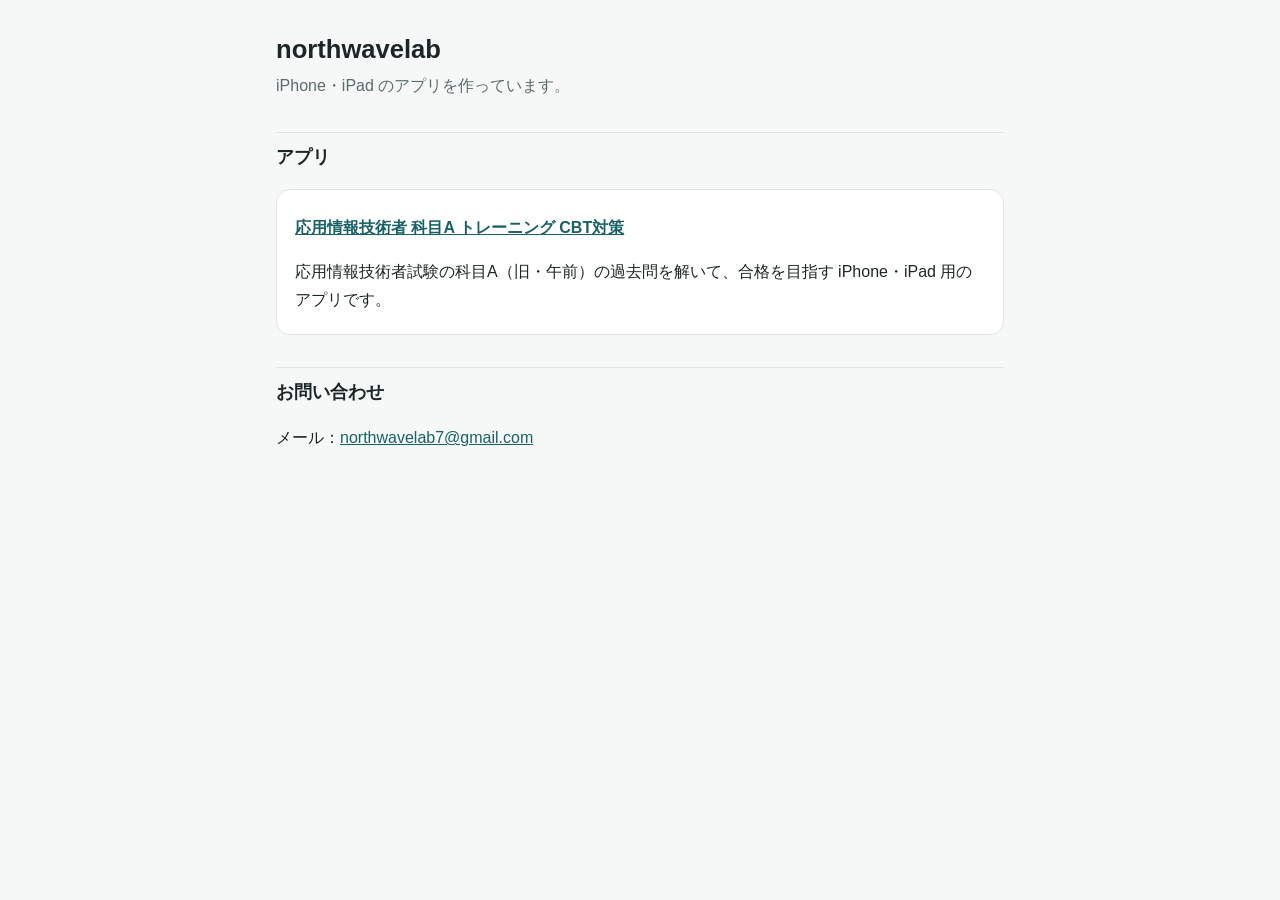
<file: index.html>
<!doctype html>
<html lang="ja">
<head>
<meta charset="utf-8">
<meta name="viewport" content="width=device-width, initial-scale=1">
<title>northwavelab</title>
<meta name="description" content="northwavelab が作っている iPhone・iPad のアプリです。">
<link rel="stylesheet" href="ap-exam/style.css">
</head>
<body>
<main>
<h1>northwavelab</h1>
<p class="lead">iPhone・iPad のアプリを作っています。</p>

<h2>アプリ</h2>
<div class="card">
<h3><a href="ap-exam/">応用情報技術者 科目A トレーニング CBT対策</a></h3>
<p>応用情報技術者試験の科目A（旧・午前）の過去問を解いて、合格を目指す iPhone・iPad 用のアプリです。</p>
</div>

<h2>お問い合わせ</h2>
<p>メール：<a href="mailto:northwavelab7@gmail.com">northwavelab7@gmail.com</a></p>
</main>
</body>
</html>
</file>
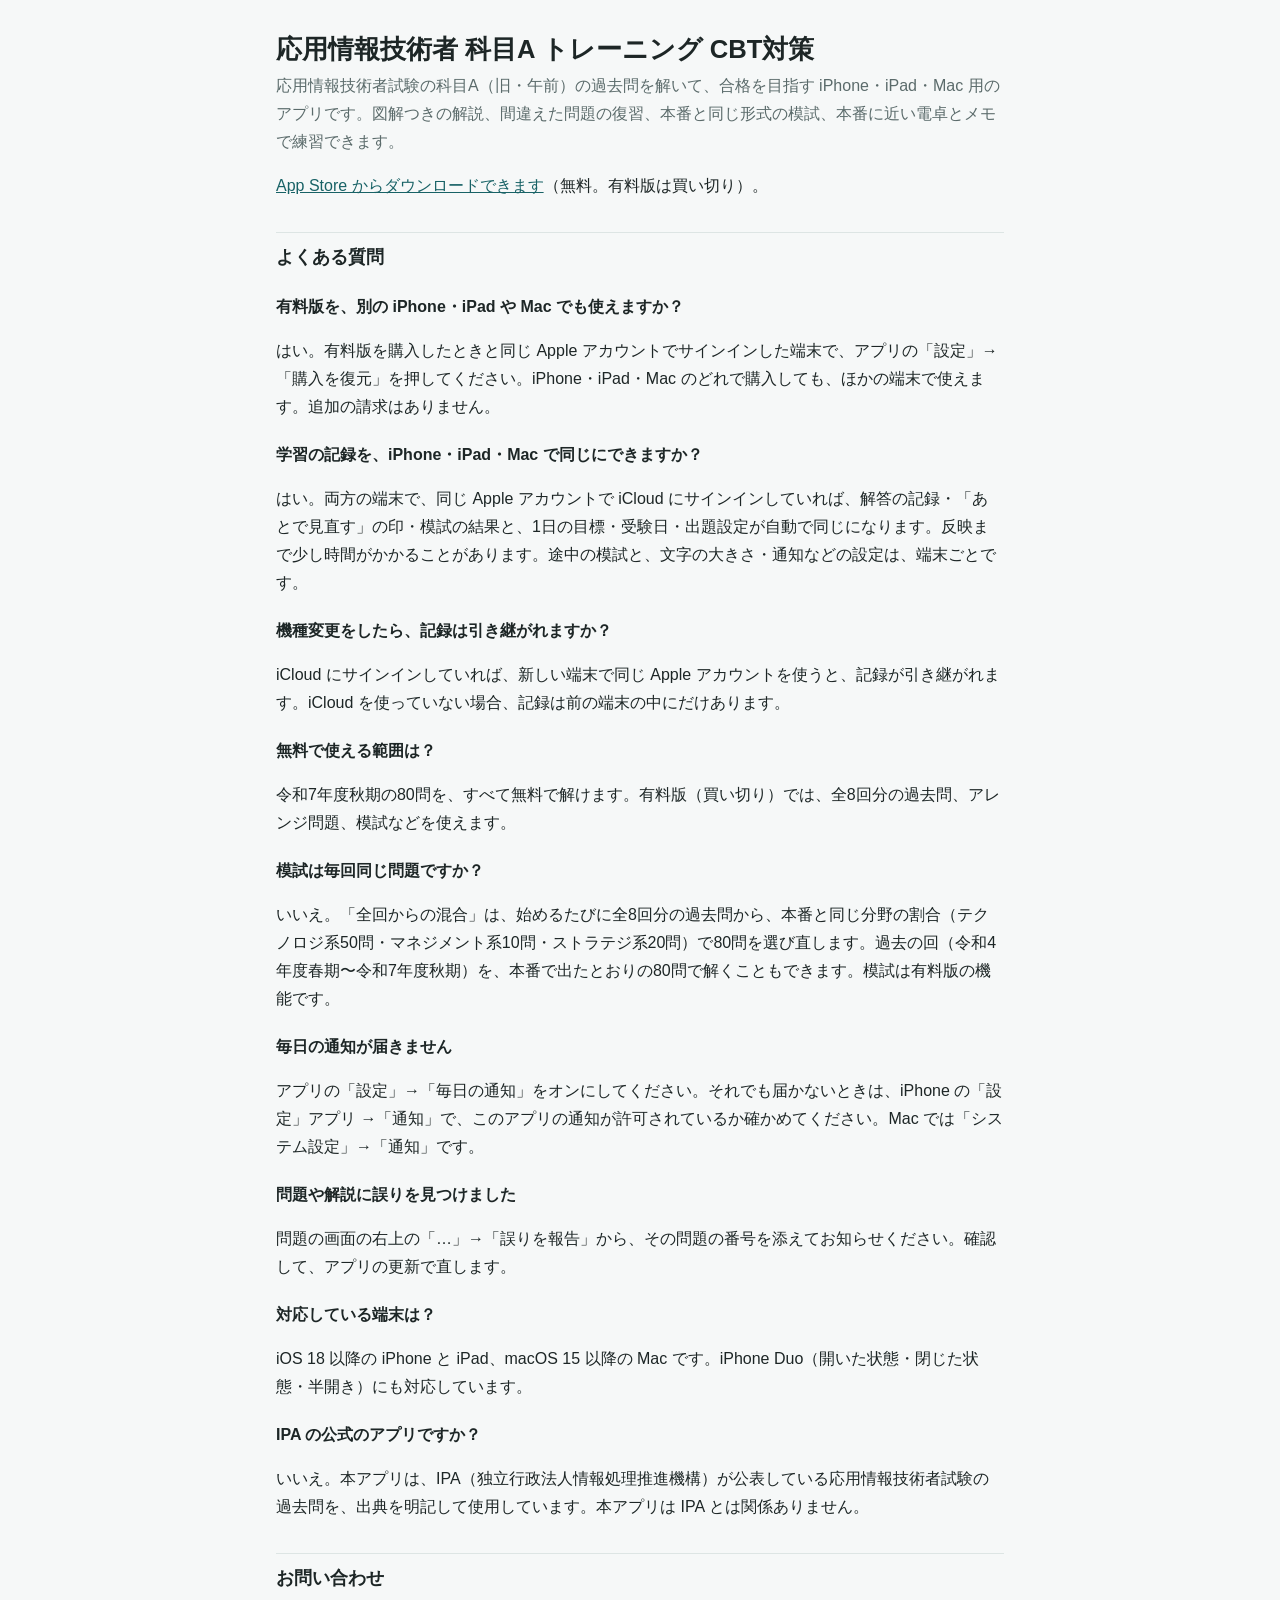
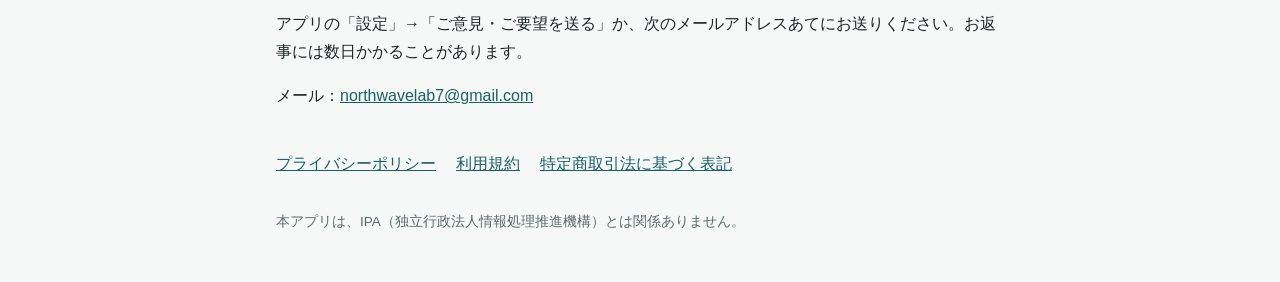
<file: ap-exam/index.html>
<!doctype html>
<html lang="ja">
<head>
<meta charset="utf-8">
<meta name="viewport" content="width=device-width, initial-scale=1">
<title>サポート｜応用情報技術者 科目A トレーニング</title>
<meta name="description" content="iPhone・iPad・Mac 用のアプリ「応用情報技術者 科目A トレーニング CBT対策」のサポートページです。">
<link rel="stylesheet" href="style.css">
</head>
<body>
<main>
<h1>応用情報技術者 科目A トレーニング CBT対策</h1>
<p class="lead">応用情報技術者試験の科目A（旧・午前）の過去問を解いて、合格を目指す iPhone・iPad・Mac 用のアプリです。図解つきの解説、間違えた問題の復習、本番と同じ形式の模試、本番に近い電卓とメモで練習できます。</p>
<p><a href="https://apps.apple.com/jp/app/id6825204591">App Store からダウンロードできます</a>（無料。有料版は買い切り）。</p>

<h2>よくある質問</h2>

<h3>有料版を、別の iPhone・iPad や Mac でも使えますか？</h3>
<p>はい。有料版を購入したときと同じ Apple アカウントでサインインした端末で、アプリの「設定」→「購入を復元」を押してください。iPhone・iPad・Mac のどれで購入しても、ほかの端末で使えます。追加の請求はありません。</p>

<h3>学習の記録を、iPhone・iPad・Mac で同じにできますか？</h3>
<p>はい。両方の端末で、同じ Apple アカウントで iCloud にサインインしていれば、解答の記録・「あとで見直す」の印・模試の結果と、1日の目標・受験日・出題設定が自動で同じになります。反映まで少し時間がかかることがあります。途中の模試と、文字の大きさ・通知などの設定は、端末ごとです。</p>

<h3>機種変更をしたら、記録は引き継がれますか？</h3>
<p>iCloud にサインインしていれば、新しい端末で同じ Apple アカウントを使うと、記録が引き継がれます。iCloud を使っていない場合、記録は前の端末の中にだけあります。</p>

<h3>無料で使える範囲は？</h3>
<p>令和7年度秋期の80問を、すべて無料で解けます。有料版（買い切り）では、全8回分の過去問、アレンジ問題、模試などを使えます。</p>

<h3>模試は毎回同じ問題ですか？</h3>
<p>いいえ。「全回からの混合」は、始めるたびに全8回分の過去問から、本番と同じ分野の割合（テクノロジ系50問・マネジメント系10問・ストラテジ系20問）で80問を選び直します。過去の回（令和4年度春期〜令和7年度秋期）を、本番で出たとおりの80問で解くこともできます。模試は有料版の機能です。</p>

<h3>毎日の通知が届きません</h3>
<p>アプリの「設定」→「毎日の通知」をオンにしてください。それでも届かないときは、iPhone の「設定」アプリ →「通知」で、このアプリの通知が許可されているか確かめてください。Mac では「システム設定」→「通知」です。</p>

<h3>問題や解説に誤りを見つけました</h3>
<p>問題の画面の右上の「…」→「誤りを報告」から、その問題の番号を添えてお知らせください。確認して、アプリの更新で直します。</p>

<h3>対応している端末は？</h3>
<p>iOS 18 以降の iPhone と iPad、macOS 15 以降の Mac です。iPhone Duo（開いた状態・閉じた状態・半開き）にも対応しています。</p>

<h3>IPA の公式のアプリですか？</h3>
<p>いいえ。本アプリは、IPA（独立行政法人情報処理推進機構）が公表している応用情報技術者試験の過去問を、出典を明記して使用しています。本アプリは IPA とは関係ありません。</p>

<h2>お問い合わせ</h2>
<p>アプリの「設定」→「ご意見・ご要望を送る」か、次のメールアドレスあてにお送りください。お返事には数日かかることがあります。</p>
<p>メール：<a href="mailto:northwavelab7@gmail.com">northwavelab7@gmail.com</a></p>

<nav class="pages"><ul>
<li><a href="privacy.html">プライバシーポリシー</a></li>
<li><a href="terms.html">利用規約</a></li>
<li><a href="legal.html">特定商取引法に基づく表記</a></li>
</ul></nav>
<footer>本アプリは、IPA（独立行政法人情報処理推進機構）とは関係ありません。</footer>
</main>
</body>
</html>
</file>
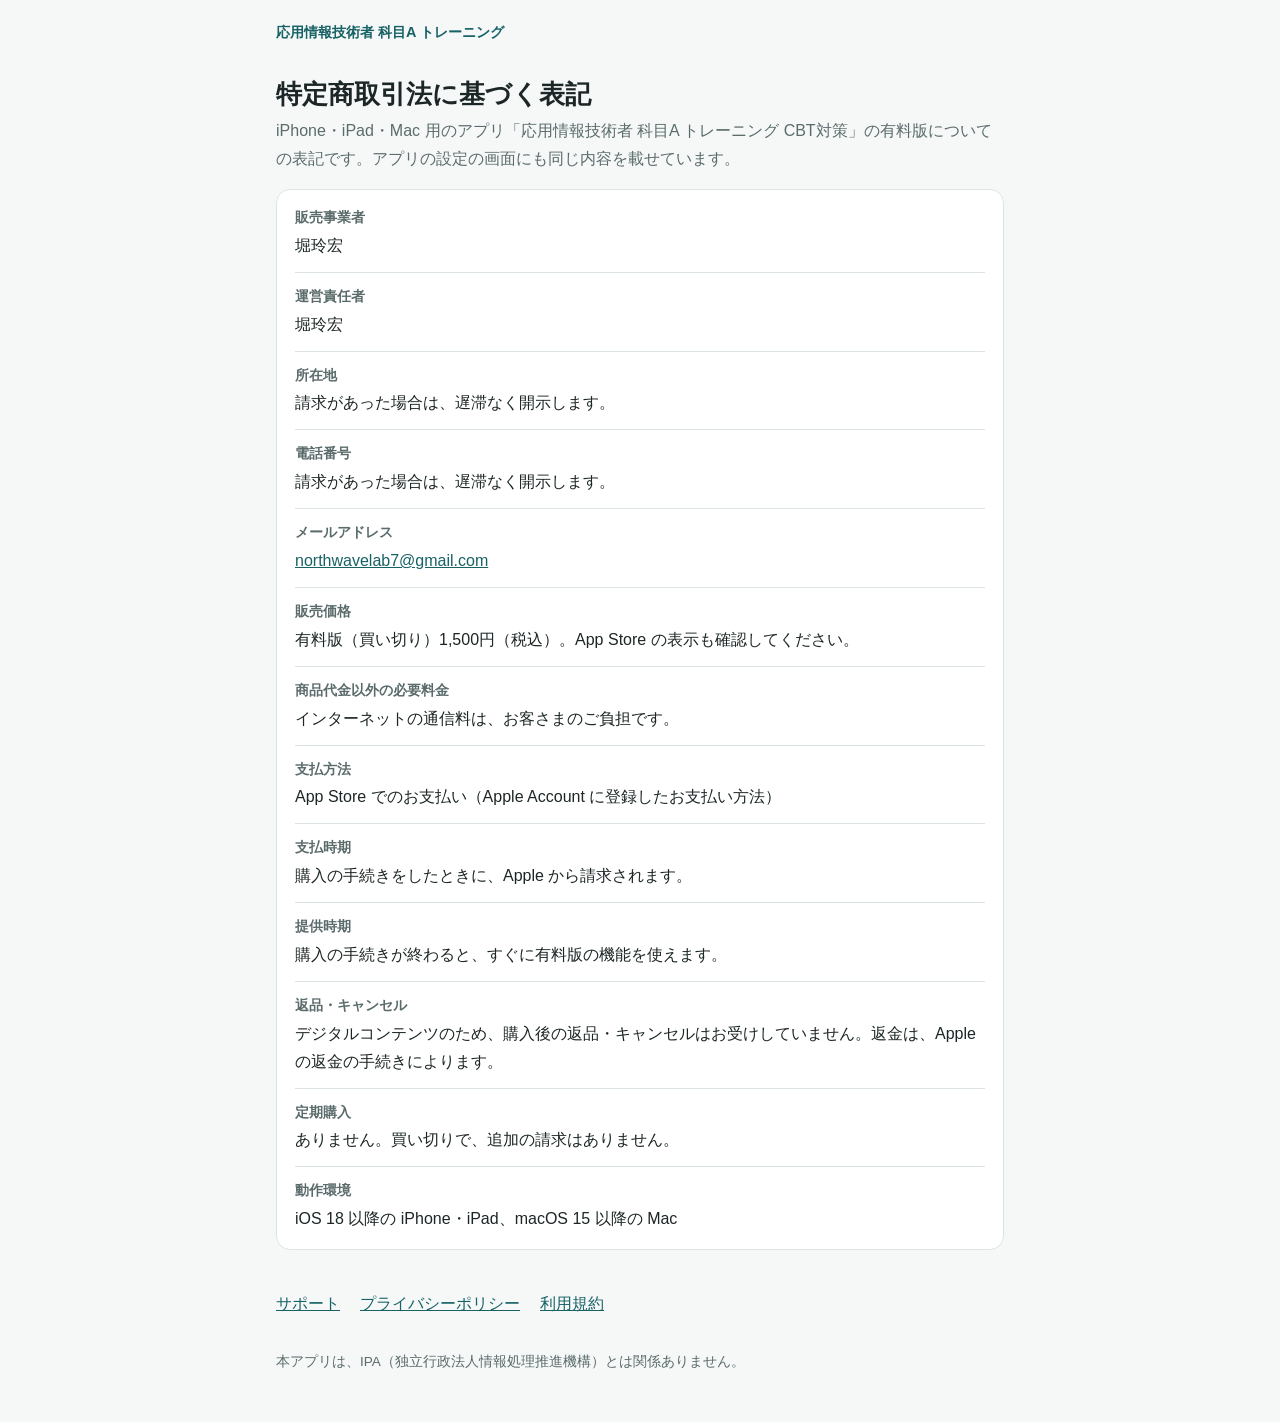
<file: ap-exam/legal.html>
<!doctype html>
<html lang="ja">
<head>
<meta charset="utf-8">
<meta name="viewport" content="width=device-width, initial-scale=1">
<title>特定商取引法に基づく表記｜応用情報技術者 科目A トレーニング</title>
<link rel="stylesheet" href="style.css">
</head>
<body>
<header class="site"><a href="index.html">応用情報技術者 科目A トレーニング</a></header>
<main>
<h1>特定商取引法に基づく表記</h1>
<p class="lead">iPhone・iPad・Mac 用のアプリ「応用情報技術者 科目A トレーニング CBT対策」の有料版についての表記です。アプリの設定の画面にも同じ内容を載せています。</p>

<div class="card">
<dl class="table">
<div><dt>販売事業者</dt><dd>堀玲宏</dd></div>
<div><dt>運営責任者</dt><dd>堀玲宏</dd></div>
<div><dt>所在地</dt><dd>請求があった場合は、遅滞なく開示します。</dd></div>
<div><dt>電話番号</dt><dd>請求があった場合は、遅滞なく開示します。</dd></div>
<div><dt>メールアドレス</dt><dd><a href="mailto:northwavelab7@gmail.com">northwavelab7@gmail.com</a></dd></div>
<div><dt>販売価格</dt><dd>有料版（買い切り）1,500円（税込）。App Store の表示も確認してください。</dd></div>
<div><dt>商品代金以外の必要料金</dt><dd>インターネットの通信料は、お客さまのご負担です。</dd></div>
<div><dt>支払方法</dt><dd>App Store でのお支払い（Apple Account に登録したお支払い方法）</dd></div>
<div><dt>支払時期</dt><dd>購入の手続きをしたときに、Apple から請求されます。</dd></div>
<div><dt>提供時期</dt><dd>購入の手続きが終わると、すぐに有料版の機能を使えます。</dd></div>
<div><dt>返品・キャンセル</dt><dd>デジタルコンテンツのため、購入後の返品・キャンセルはお受けしていません。返金は、Apple の返金の手続きによります。</dd></div>
<div><dt>定期購入</dt><dd>ありません。買い切りで、追加の請求はありません。</dd></div>
<div><dt>動作環境</dt><dd>iOS 18 以降の iPhone・iPad、macOS 15 以降の Mac</dd></div>
</dl>
</div>

<nav class="pages"><ul>
<li><a href="index.html">サポート</a></li>
<li><a href="privacy.html">プライバシーポリシー</a></li>
<li><a href="terms.html">利用規約</a></li>
</ul></nav>
<footer>本アプリは、IPA（独立行政法人情報処理推進機構）とは関係ありません。</footer>
</main>
</body>
</html>
</file>
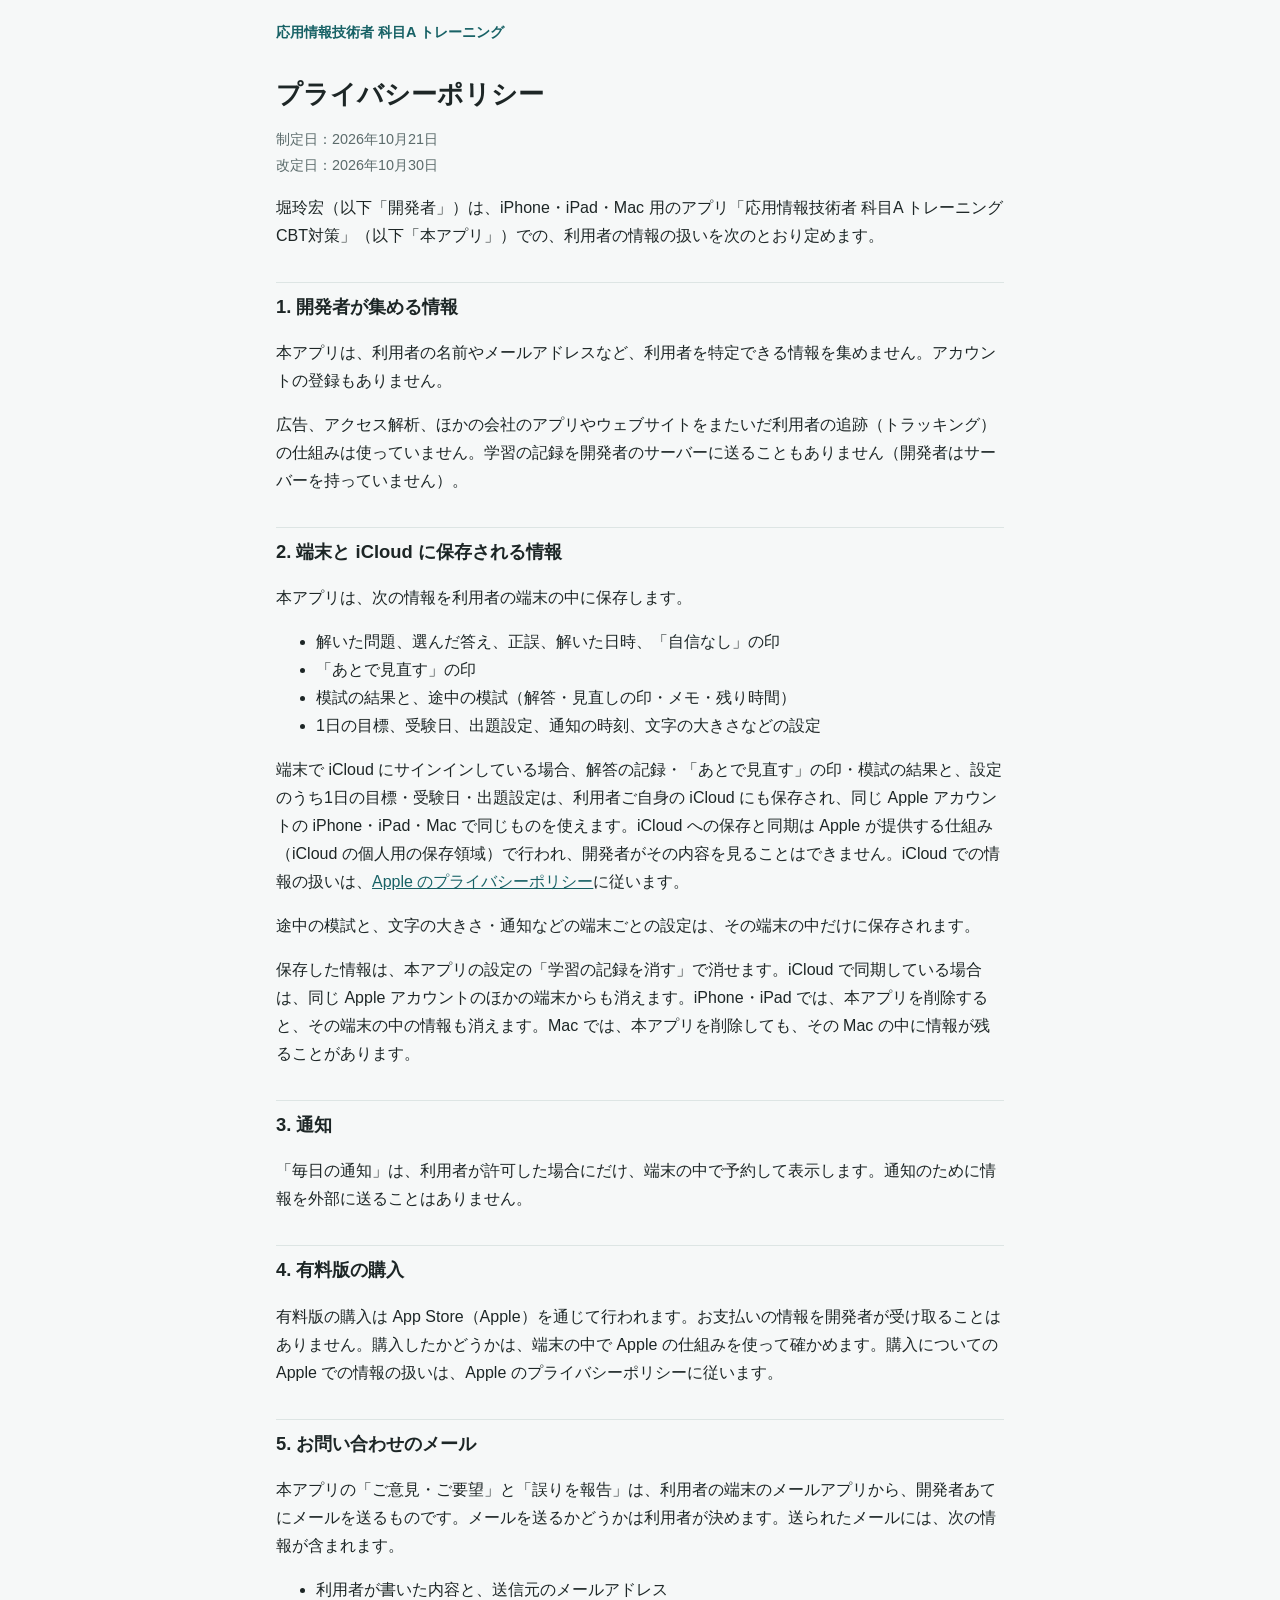
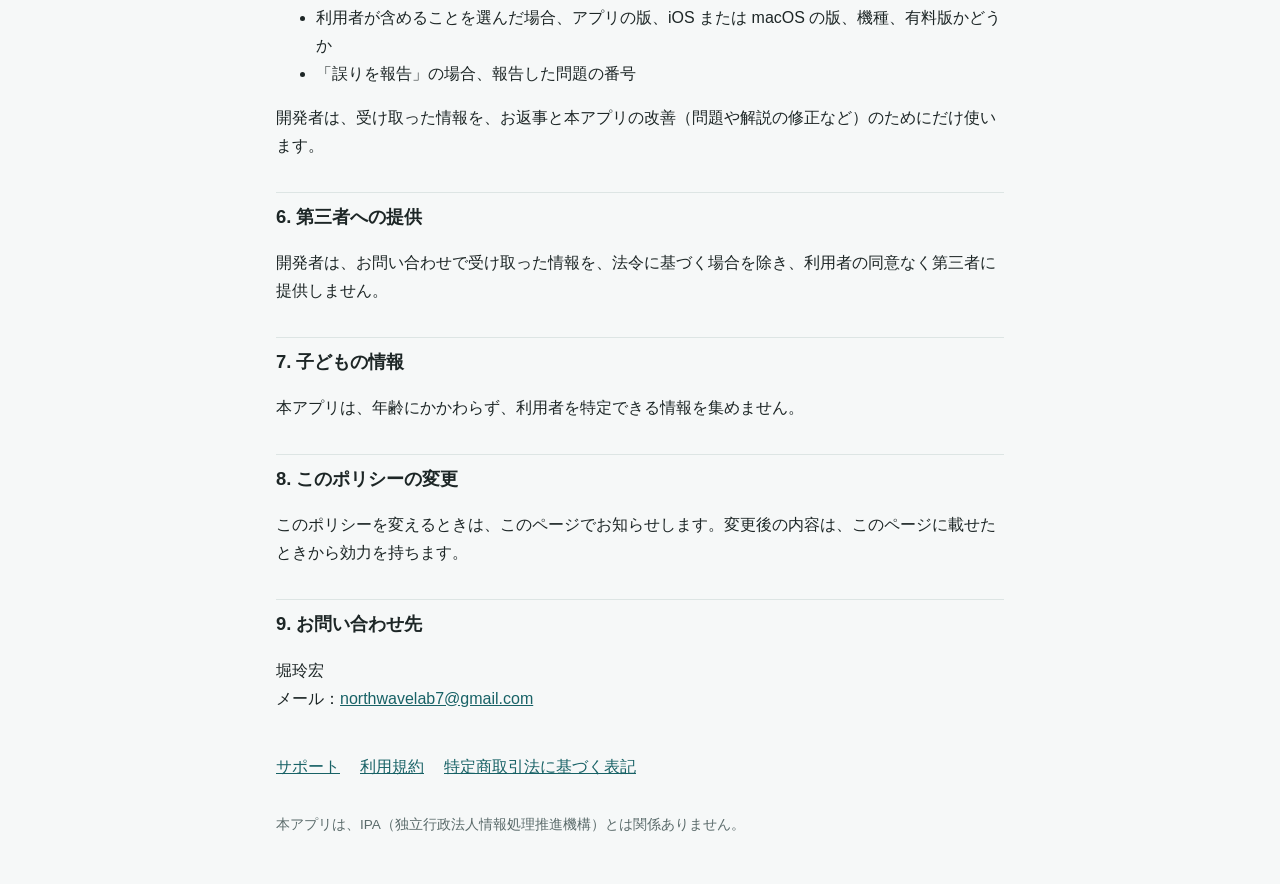
<file: ap-exam/privacy.html>
<!doctype html>
<html lang="ja">
<head>
<meta charset="utf-8">
<meta name="viewport" content="width=device-width, initial-scale=1">
<title>プライバシーポリシー｜応用情報技術者 科目A トレーニング</title>
<link rel="stylesheet" href="style.css">
</head>
<body>
<header class="site"><a href="index.html">応用情報技術者 科目A トレーニング</a></header>
<main>
<h1>プライバシーポリシー</h1>
<p class="date">制定日：2026年10月21日<br>改定日：2026年10月30日</p>

<p>堀玲宏（以下「開発者」）は、iPhone・iPad・Mac 用のアプリ「応用情報技術者 科目A トレーニング CBT対策」（以下「本アプリ」）での、利用者の情報の扱いを次のとおり定めます。</p>

<h2>1. 開発者が集める情報</h2>
<p>本アプリは、利用者の名前やメールアドレスなど、利用者を特定できる情報を集めません。アカウントの登録もありません。</p>
<p>広告、アクセス解析、ほかの会社のアプリやウェブサイトをまたいだ利用者の追跡（トラッキング）の仕組みは使っていません。学習の記録を開発者のサーバーに送ることもありません（開発者はサーバーを持っていません）。</p>

<h2>2. 端末と iCloud に保存される情報</h2>
<p>本アプリは、次の情報を利用者の端末の中に保存します。</p>
<ul>
<li>解いた問題、選んだ答え、正誤、解いた日時、「自信なし」の印</li>
<li>「あとで見直す」の印</li>
<li>模試の結果と、途中の模試（解答・見直しの印・メモ・残り時間）</li>
<li>1日の目標、受験日、出題設定、通知の時刻、文字の大きさなどの設定</li>
</ul>
<p>端末で iCloud にサインインしている場合、解答の記録・「あとで見直す」の印・模試の結果と、設定のうち1日の目標・受験日・出題設定は、利用者ご自身の iCloud にも保存され、同じ Apple アカウントの iPhone・iPad・Mac で同じものを使えます。iCloud への保存と同期は Apple が提供する仕組み（iCloud の個人用の保存領域）で行われ、開発者がその内容を見ることはできません。iCloud での情報の扱いは、<a href="https://www.apple.com/jp/legal/privacy/">Apple のプライバシーポリシー</a>に従います。</p>
<p>途中の模試と、文字の大きさ・通知などの端末ごとの設定は、その端末の中だけに保存されます。</p>
<p>保存した情報は、本アプリの設定の「学習の記録を消す」で消せます。iCloud で同期している場合は、同じ Apple アカウントのほかの端末からも消えます。iPhone・iPad では、本アプリを削除すると、その端末の中の情報も消えます。Mac では、本アプリを削除しても、その Mac の中に情報が残ることがあります。</p>

<h2>3. 通知</h2>
<p>「毎日の通知」は、利用者が許可した場合にだけ、端末の中で予約して表示します。通知のために情報を外部に送ることはありません。</p>

<h2>4. 有料版の購入</h2>
<p>有料版の購入は App Store（Apple）を通じて行われます。お支払いの情報を開発者が受け取ることはありません。購入したかどうかは、端末の中で Apple の仕組みを使って確かめます。購入についての Apple での情報の扱いは、Apple のプライバシーポリシーに従います。</p>

<h2>5. お問い合わせのメール</h2>
<p>本アプリの「ご意見・ご要望」と「誤りを報告」は、利用者の端末のメールアプリから、開発者あてにメールを送るものです。メールを送るかどうかは利用者が決めます。送られたメールには、次の情報が含まれます。</p>
<ul>
<li>利用者が書いた内容と、送信元のメールアドレス</li>
<li>利用者が含めることを選んだ場合、アプリの版、iOS または macOS の版、機種、有料版かどうか</li>
<li>「誤りを報告」の場合、報告した問題の番号</li>
</ul>
<p>開発者は、受け取った情報を、お返事と本アプリの改善（問題や解説の修正など）のためにだけ使います。</p>

<h2>6. 第三者への提供</h2>
<p>開発者は、お問い合わせで受け取った情報を、法令に基づく場合を除き、利用者の同意なく第三者に提供しません。</p>

<h2>7. 子どもの情報</h2>
<p>本アプリは、年齢にかかわらず、利用者を特定できる情報を集めません。</p>

<h2>8. このポリシーの変更</h2>
<p>このポリシーを変えるときは、このページでお知らせします。変更後の内容は、このページに載せたときから効力を持ちます。</p>

<h2>9. お問い合わせ先</h2>
<p>堀玲宏<br>メール：<a href="mailto:northwavelab7@gmail.com">northwavelab7@gmail.com</a></p>

<nav class="pages"><ul>
<li><a href="index.html">サポート</a></li>
<li><a href="terms.html">利用規約</a></li>
<li><a href="legal.html">特定商取引法に基づく表記</a></li>
</ul></nav>
<footer>本アプリは、IPA（独立行政法人情報処理推進機構）とは関係ありません。</footer>
</main>
</body>
</html>
</file>
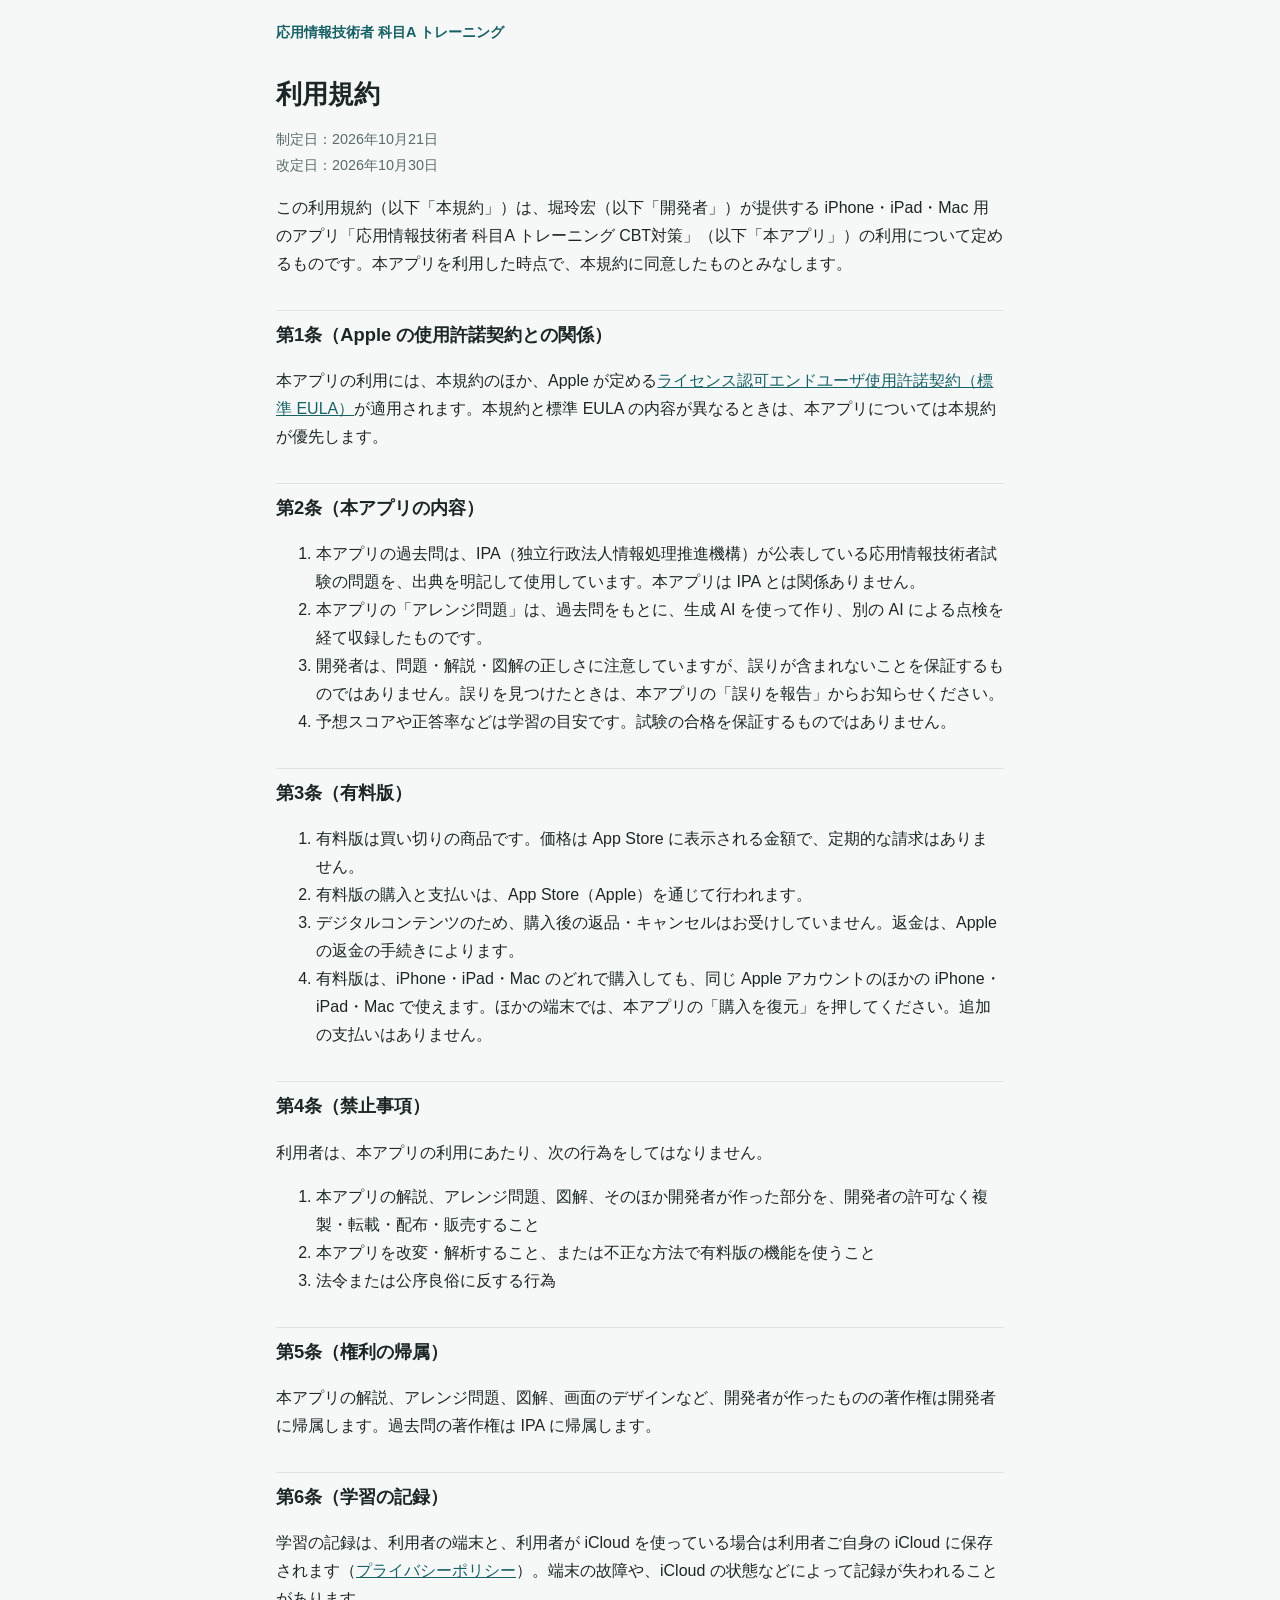
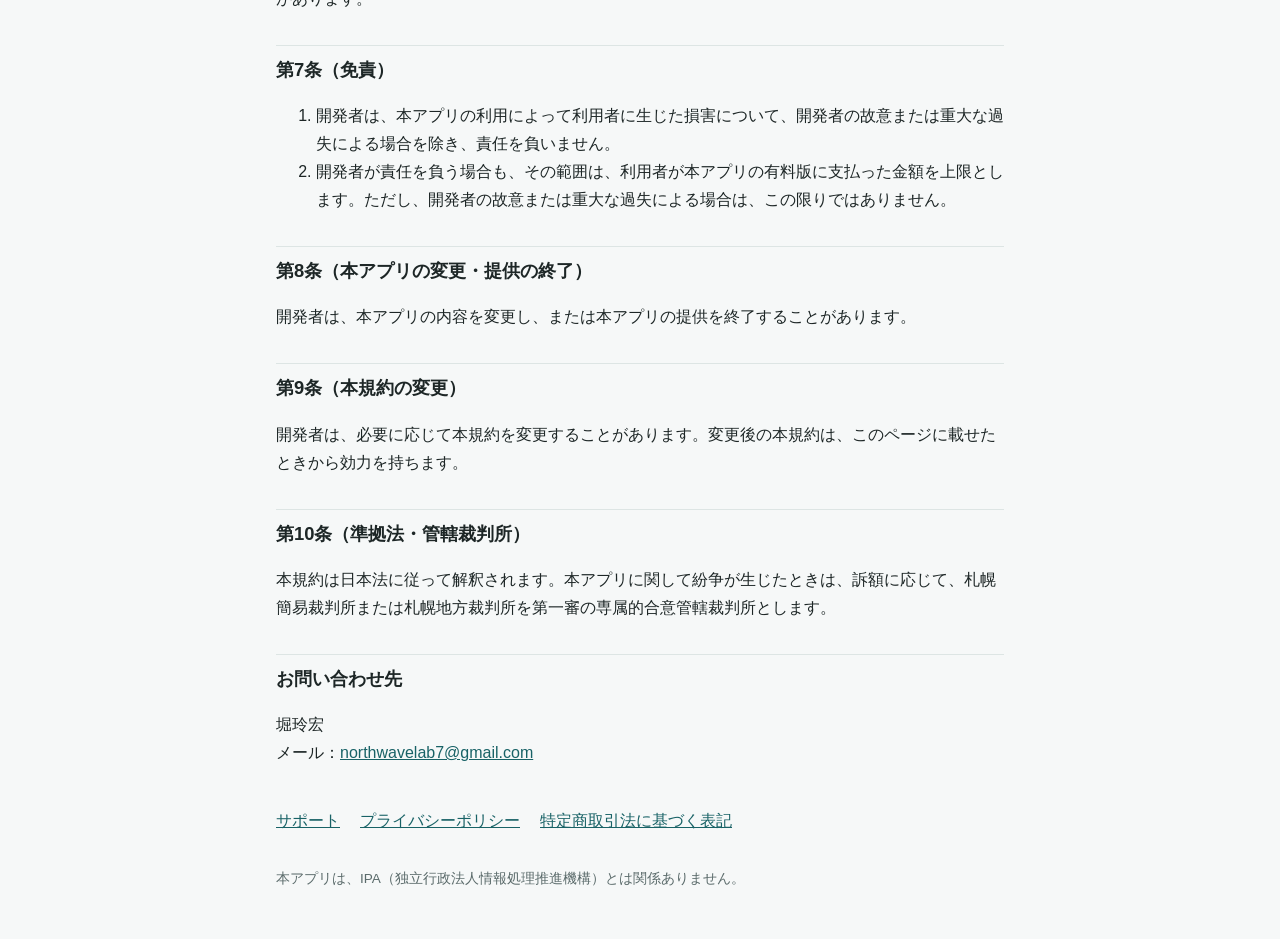
<file: ap-exam/terms.html>
<!doctype html>
<html lang="ja">
<head>
<meta charset="utf-8">
<meta name="viewport" content="width=device-width, initial-scale=1">
<title>利用規約｜応用情報技術者 科目A トレーニング</title>
<link rel="stylesheet" href="style.css">
</head>
<body>
<header class="site"><a href="index.html">応用情報技術者 科目A トレーニング</a></header>
<main>
<h1>利用規約</h1>
<p class="date">制定日：2026年10月21日<br>改定日：2026年10月30日</p>

<p>この利用規約（以下「本規約」）は、堀玲宏（以下「開発者」）が提供する iPhone・iPad・Mac 用のアプリ「応用情報技術者 科目A トレーニング CBT対策」（以下「本アプリ」）の利用について定めるものです。本アプリを利用した時点で、本規約に同意したものとみなします。</p>

<h2>第1条（Apple の使用許諾契約との関係）</h2>
<p>本アプリの利用には、本規約のほか、Apple が定める<a href="https://www.apple.com/legal/internet-services/itunes/dev/stdeula/">ライセンス認可エンドユーザ使用許諾契約（標準 EULA）</a>が適用されます。本規約と標準 EULA の内容が異なるときは、本アプリについては本規約が優先します。</p>

<h2>第2条（本アプリの内容）</h2>
<ol>
<li>本アプリの過去問は、IPA（独立行政法人情報処理推進機構）が公表している応用情報技術者試験の問題を、出典を明記して使用しています。本アプリは IPA とは関係ありません。</li>
<li>本アプリの「アレンジ問題」は、過去問をもとに、生成 AI を使って作り、別の AI による点検を経て収録したものです。</li>
<li>開発者は、問題・解説・図解の正しさに注意していますが、誤りが含まれないことを保証するものではありません。誤りを見つけたときは、本アプリの「誤りを報告」からお知らせください。</li>
<li>予想スコアや正答率などは学習の目安です。試験の合格を保証するものではありません。</li>
</ol>

<h2>第3条（有料版）</h2>
<ol>
<li>有料版は買い切りの商品です。価格は App Store に表示される金額で、定期的な請求はありません。</li>
<li>有料版の購入と支払いは、App Store（Apple）を通じて行われます。</li>
<li>デジタルコンテンツのため、購入後の返品・キャンセルはお受けしていません。返金は、Apple の返金の手続きによります。</li>
<li>有料版は、iPhone・iPad・Mac のどれで購入しても、同じ Apple アカウントのほかの iPhone・iPad・Mac で使えます。ほかの端末では、本アプリの「購入を復元」を押してください。追加の支払いはありません。</li>
</ol>

<h2>第4条（禁止事項）</h2>
<p>利用者は、本アプリの利用にあたり、次の行為をしてはなりません。</p>
<ol>
<li>本アプリの解説、アレンジ問題、図解、そのほか開発者が作った部分を、開発者の許可なく複製・転載・配布・販売すること</li>
<li>本アプリを改変・解析すること、または不正な方法で有料版の機能を使うこと</li>
<li>法令または公序良俗に反する行為</li>
</ol>

<h2>第5条（権利の帰属）</h2>
<p>本アプリの解説、アレンジ問題、図解、画面のデザインなど、開発者が作ったものの著作権は開発者に帰属します。過去問の著作権は IPA に帰属します。</p>

<h2>第6条（学習の記録）</h2>
<p>学習の記録は、利用者の端末と、利用者が iCloud を使っている場合は利用者ご自身の iCloud に保存されます（<a href="privacy.html">プライバシーポリシー</a>）。端末の故障や、iCloud の状態などによって記録が失われることがあります。</p>

<h2>第7条（免責）</h2>
<ol>
<li>開発者は、本アプリの利用によって利用者に生じた損害について、開発者の故意または重大な過失による場合を除き、責任を負いません。</li>
<li>開発者が責任を負う場合も、その範囲は、利用者が本アプリの有料版に支払った金額を上限とします。ただし、開発者の故意または重大な過失による場合は、この限りではありません。</li>
</ol>

<h2>第8条（本アプリの変更・提供の終了）</h2>
<p>開発者は、本アプリの内容を変更し、または本アプリの提供を終了することがあります。</p>

<h2>第9条（本規約の変更）</h2>
<p>開発者は、必要に応じて本規約を変更することがあります。変更後の本規約は、このページに載せたときから効力を持ちます。</p>

<h2>第10条（準拠法・管轄裁判所）</h2>
<p>本規約は日本法に従って解釈されます。本アプリに関して紛争が生じたときは、訴額に応じて、札幌簡易裁判所または札幌地方裁判所を第一審の専属的合意管轄裁判所とします。</p>

<h2>お問い合わせ先</h2>
<p>堀玲宏<br>メール：<a href="mailto:northwavelab7@gmail.com">northwavelab7@gmail.com</a></p>

<nav class="pages"><ul>
<li><a href="index.html">サポート</a></li>
<li><a href="privacy.html">プライバシーポリシー</a></li>
<li><a href="legal.html">特定商取引法に基づく表記</a></li>
</ul></nav>
<footer>本アプリは、IPA（独立行政法人情報処理推進機構）とは関係ありません。</footer>
</main>
</body>
</html>
</file>
<file: ap-exam/style.css>
:root {
  --bg: #f6f8f8;
  --card: #ffffff;
  --text: #1d2626;
  --muted: #5b6b6b;
  --line: #dde5e4;
  --accent: #186266;
  --todo-bg: #fff2b3;
  --todo-text: #5c4500;
  color-scheme: light dark;
}

@media (prefers-color-scheme: dark) {
  :root {
    --bg: #101515;
    --card: #182020;
    --text: #e6eeee;
    --muted: #9aaeae;
    --line: #2a3535;
    --accent: #6cc7c4;
    --todo-bg: #574500;
    --todo-text: #ffe9a3;
  }
}

* { box-sizing: border-box; }

body {
  margin: 0;
  background: var(--bg);
  color: var(--text);
  font-family: -apple-system, BlinkMacSystemFont, "Hiragino Sans", "Hiragino Kaku Gothic ProN", "Noto Sans JP", sans-serif;
  line-height: 1.75;
  -webkit-text-size-adjust: 100%;
}

main {
  max-width: 760px;
  margin: 0 auto;
  padding: 24px 16px 48px;
}

header.site {
  max-width: 760px;
  margin: 0 auto;
  padding: 20px 16px 0;
  color: var(--muted);
  font-size: 0.9rem;
}

header.site a { color: var(--accent); text-decoration: none; font-weight: 600; }

h1 { font-size: 1.6rem; line-height: 1.4; margin: 8px 0 4px; }
h2 { font-size: 1.15rem; margin: 32px 0 8px; padding-top: 8px; border-top: 1px solid var(--line); }
h3 { font-size: 1rem; margin: 20px 0 4px; }
p, li { font-size: 1rem; }
.lead { color: var(--muted); margin-top: 0; }
.date { color: var(--muted); font-size: 0.9rem; }

a { color: var(--accent); }

.card {
  background: var(--card);
  border: 1px solid var(--line);
  border-radius: 14px;
  padding: 4px 18px;
  margin: 16px 0;
}

dl.table { margin: 0; }
dl.table div { padding: 12px 0; border-bottom: 1px solid var(--line); }
dl.table div:last-child { border-bottom: none; }
dl.table dt { font-size: 0.85rem; font-weight: 600; color: var(--muted); }
dl.table dd { margin: 2px 0 0; }

nav.pages { margin-top: 40px; font-size: 0.95rem; }
nav.pages ul { list-style: none; padding: 0; display: flex; flex-wrap: wrap; gap: 8px 20px; }

footer { color: var(--muted); font-size: 0.85rem; margin-top: 32px; }

/* Items the owner still has to fill in before publishing. */
.todo {
  background: var(--todo-bg);
  color: var(--todo-text);
  border-radius: 4px;
  padding: 0 4px;
  font-weight: 600;
}
</file>
